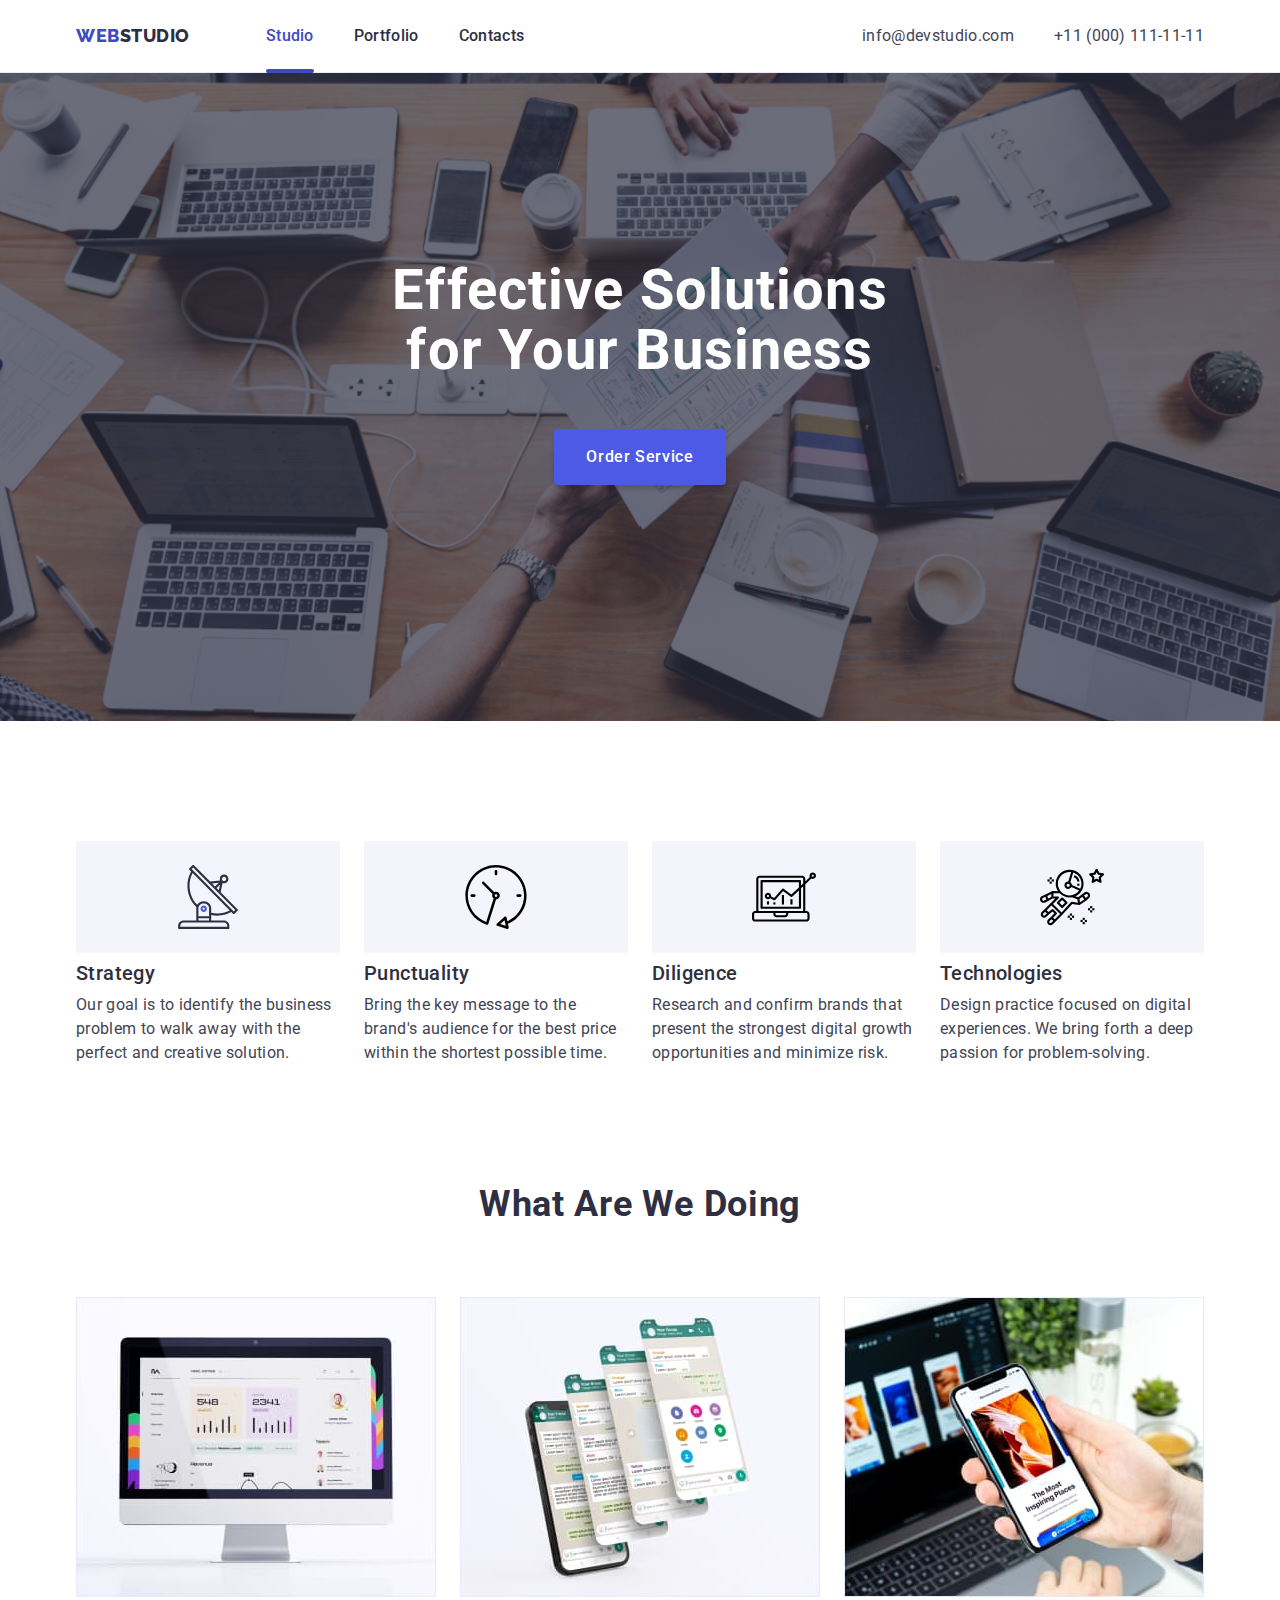
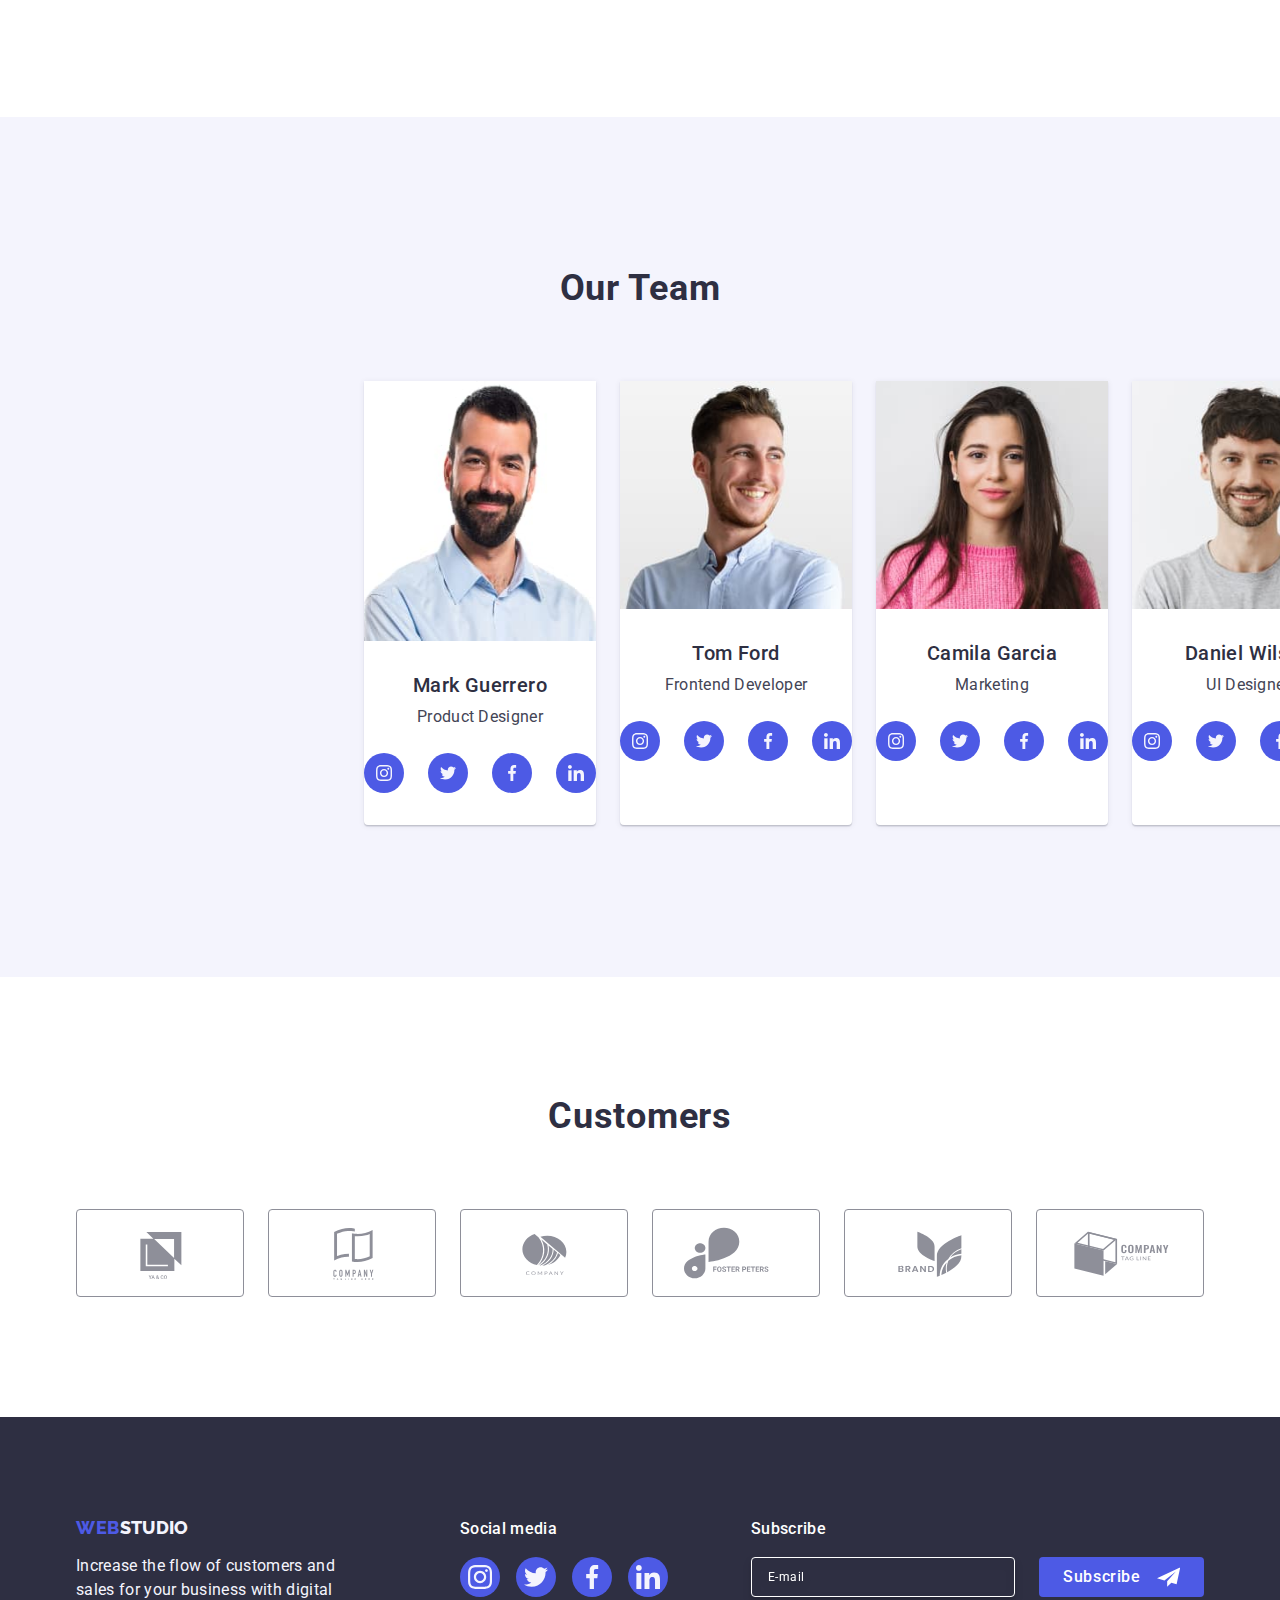
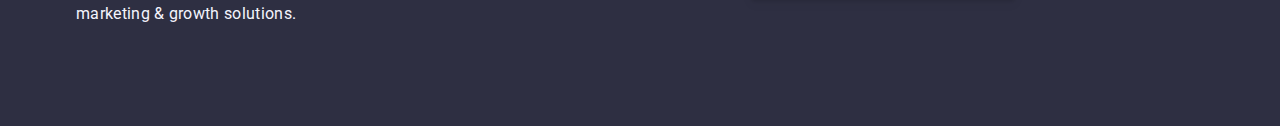
<file: index.html>
<!DOCTYPE html>
<html lang="en">

<head>
  <meta charset="UTF-8" />
  <meta name="viewport" content="width=device-width, initial-scale=1.0" />
  <title>goit-markup-hw</title>
  <link rel="preconnect" href="https://fonts.googleapis.com" />
  <link rel="preconnect" href="https://fonts.gstatic.com" crossorigin />
  <link
    href="https://fonts.googleapis.com/css2?family=Raleway:wght@400;500;700;900&family=Roboto:wght@400;500;700;900&display=swap"
    rel="stylesheet" />

  <link rel="stylesheet"
    href="https://cdnjs.cloudflare.com/ajax/libs/modern-normalize/2.0.0/modern-normalize.min.css" />

  <link rel="stylesheet" href="./css/styles.css" />
  <link rel="stylesheet" href="./css/media.css" />
</head>

<body>
  <!-- Header container -->
  <header class="header">
    <!-- Navigation -->
    <div class="header_container container">
      <nav class="nav_panel">
        <!-- LOGO -->
        <a href="./index.html" class="logo link">Web<span class="loggo link">Studio</span></a>
        <ul class="header_menu_list list">
          <li class="header_menu_item list">
            <a class="header_men_link link current" href="./index.html">Studio</a>
          </li>
          <li class="header_menu_item list">
            <a class="header_men_link link" href="./portfolio.html">Portfolio</a>
          </li>
          <li class="header_menu_item list">
            <a class="header_men_link link" href="">Contacts</a>
          </li>
        </ul>
      </nav>
      <address class="adress_lnk">
        <ul class="header_social_list list">
          <li class="header_social_menu">
            <a class="header_social_link link" href="mailto:info@devstudio.com"
              rel="noopener noreferrer">info@devstudio.com</a>
          </li>
          <li class="header_social_menu">
            <a class="header_social_link link" href="tel:+110001111111" rel="noopener noreferrer">+11 (000)
              111-11-11</a>
          </li>
        </ul>
      </address>
      <button class="burger_menu_icon" data-menu-open>
        <span class="burger_menu_line"></span>
      </button>
    </div>
    <div class="burger_menu_body" data-menu>
      <button class="close_btn" type="button" data-menu-close>
        <svg class="close_btn_icon" width="8" height="8">
          <use href="./images/icons.svg#close"></use>
        </svg>
      </button>
      <nav class="burger_nav">
        <ul class="burger_nav_list list">
          <li class="burger_nav_list_item">
            <a class="burger_nav_link link main_title active-now" href="./index.html">Studio</a>
          </li>
          <li class="burger_nav_list_item">
            <a class="burger_nav_link link main_title" href="./portfolio.html">Portfolio</a>
          </li>
          <li class="burger_nav_list_item">
            <a class="burger_nav_link link main_title" href="">Contacts</a>
          </li>
        </ul>
      </nav>
      <address class="burger_address">
        <ul class="burger_address_list list">
          <li class="burger_address_list_item">
            <a class="burger_address_link accent link" href="tel:+110001111111">+11 (000) 111-11-11</a>
          </li>
          <li class="burger_address_list_item">
            <a class="burger_address_link link" href="mailto:info@devstudio.com">info@devstudio.com</a>
          </li>
        </ul>
        <ul class="burger_socials_list list">
          <li class="burger_socials_item">
            <a href="https://www.instagram.com/" class="burger_socials_link link" aria-label="instagram" target="_blank"
              rel="no-referrer noopener">
              <svg class="burger_socials_icon" width="24" height="24">
                <use href="./images/icons.svg#instagram"></use>
              </svg>
            </a>
          </li>
          <li class="burger_socials_item">
            <a href="https://www.twitter.com/" class="burger_socials_linklink" aria-label="twitter" target="_blank"
              rel="no-referrer noopener">
              <svg class="burger_socials_icon" width="24" height="24">
                <use href="./images/icons.svg#twitter"></use>
              </svg>
            </a>
          </li>
          <li class="burger_socials_item">
            <a href="https://www.facebook.com/" class="burger_socials_link link" aria-label="facebook" target="_blank"
              rel="no-referrer noopener">
              <svg class="burger_socials_icon" width="24" height="24">
                <use href="./images/icons.svg#facebook"></use>
              </svg>
            </a>
          </li>
          <li class="burger_socials_item">
            <a href="https://www.linkedin.com/" class="burger_socials_link link" aria-label="linkedin" target="_blank"
              rel="no-referrer noopener">
              <svg class="burger_socials_icon" width="24" height="24">
                <use href="./images/icons.svg#linkedin"></use>
              </svg>
            </a>
          </li>
        </ul>
      </address>
    </div>
    </div>
  </header>

  <main>
    <section class="hero">
      <div class="container hero_container">
        <h1 class="hero_title">Effective Solutions for Your Business</h1>
        <button type="button" class="hero_btn" data-modal-open>Order Service</button>
      </div>
    </section>
    <!-- Секція 1 -->
    <section class="infomation">
      <div class="container infomation_container">
        <h2 class="visually_hidden">Portfolio</h2>
        <ul class="infomation_list list">
          <li class="infomation_list_item">
            <div class="infomation_two_div">
              <svg class="infomation_two_svg" width="64" height="64">
                <use href="./images/icons.svg#antenna_1"></use>
              </svg>
            </div>
            <h3 class="infomation_list_name">Strategy</h3>
            <p class="infomation_list_text">
              Our goal is to identify the business problem to walk away with
              the perfect and creative solution.
            </p>
          </li>
          <li class="infomation_list_item">
            <div class="infomation_two_div">
              <svg class="infomation_two_svg" width="64" height="64">
                <use href="./images/icons.svg#clock_1"></use>
              </svg>
            </div>
            <h3 class="infomation_list_name">Punctuality</h3>
            <p class="infomation_list_text">
              Bring the key message to the brand's audience for the best price
              within the shortest possible time.
            </p>
          </li>
          <li class="infomation_list_item">
            <div class="infomation_two_div">
              <svg class="infomation_two_svg" width="64" height="64">
                <use href="./images/icons.svg#diagram_1"></use>
              </svg>
            </div>
            <h3 class="infomation_list_name">Diligence</h3>
            <p class="infomation_list_text">
              Research and confirm brands that present the strongest digital
              growth opportunities and minimize risk.
            </p>
          </li>
          <li class="infomation_list_item">
            <div class="infomation_two_div">
              <svg class="infomation_two_svg" width="64" height="64">
                <use href="./images/icons.svg#astronaut_1"></use>
              </svg>
            </div>
            <h3 class="infomation_list_name">Technologies</h3>
            <p class="infomation_list_text">
              Design practice focused on digital experiences. We bring forth a
              deep passion for problem-solving.
            </p>
          </li>
        </ul>
      </div>
    </section>
    <!-- Секція 2 -->
    <section class="doing_section">
      <div class="container doing">
        <h2 class="second_tittle doing_title">What are we doing</h2>
        <ul class="doing_list list">
          <li class="doing_list_item">
            <img src="./images/imd1.jpg" alt="imd1" width="360" />
          </li>
          <li class="doing_list_item">
            <img src="./images/img2.jpg" alt="img2" width="360" />
          </li>
          <li class="doing_list_item">
            <img src="./images/img3.jpg" alt="img3" width="360" />
          </li>
        </ul>
      </div>
    </section>
    <!-- Секція 3 -->
    <section class="our">
      <div class="container our_container">
        <h2 class="our_title">Our Team</h2>
        <ul class="list our_list">
          <li class="our_list_item">
            <img src="./images/Mark_Guerrero.jpg" alt="Mark_Guerrero" width="264" height="260" />
            <div class="our_description">
              <h3 class="our_list_name">Mark Guerrero</h3>
              <p class="our_list_job">Product Designer</p>
              <ul class="network">
                <li class="network_li list">
                  <a href="" class="network_a link"><svg class="network_svg" width="16" height="16">
                      <use href="./images/icons.svg#instagram"></use>
                    </svg></a>
                </li>
                <li class="network_li list">
                  <a href="" class="network_a link"><svg class="network_svg" width="16" height="16">
                      <use href="./images/icons.svg#twitter"></use>
                    </svg></a>
                </li>
                <li class="network_li list">
                  <a href="" class="network_a link"><svg class="network_svg" width="16" height="16">
                      <use href="./images/icons.svg#facebook"></use>
                    </svg></a>
                </li>
                <li class="network_li list">
                  <a href="" class="network_a link"><svg class="network_svg" width="16" height="16">
                      <use href="./images/icons.svg#linkedin"></use>
                    </svg></a>
                </li>
              </ul>
            </div>
          </li>
          <li class="our_list_item">
            <img src="./images/Tom_Ford.jpg" alt="Tom Ford" />
            <div class="our_description">
              <h3 class="our_list_name">Tom Ford</h3>
              <p class="our_list_job">Frontend Developer</p>
              <ul class="network">
                <li class="network_li list">
                  <a href="" class="network_a link"><svg class="network_svg" width="16" height="16">
                      <use href="./images/icons.svg#instagram"></use>
                    </svg></a>
                </li>
                <li class="network_li list">
                  <a href="" class="network_a link"><svg class="network_svg" width="16" height="16">
                      <use href="./images/icons.svg#twitter"></use>
                    </svg></a>
                </li>
                <li class="network_li list">
                  <a href="" class="network_a link"><svg class="network_svg" width="16" height="16">
                      <use href="./images/icons.svg#facebook"></use>
                    </svg></a>
                </li>
                <li class="network_li list">
                  <a href="" class="network_a link"><svg class="network_svg" width="16" height="16">
                      <use href="./images/icons.svg#linkedin"></use>
                    </svg></a>
                </li>
              </ul>
            </div>
          </li>
          <li class="our_list_item">
            <img src="./images/Camila_Garcia.jpg" alt="Camila_Garcia" />
            <div class="our_description">
              <h3 class="our_list_name">Camila Garcia</h3>
              <p class="our_list_job">Marketing</p>
              <ul class="network">
                <li class="network_li list">
                  <a href="" class="network_a link"><svg class="network_svg" width="16" height="16">
                      <use href="./images/icons.svg#instagram"></use>
                    </svg></a>
                </li>
                <li class="network_li list">
                  <a href="" class="network_a link"><svg class="network_svg" width="16" height="16">
                      <use href="./images/icons.svg#twitter"></use>
                    </svg></a>
                </li>
                <li class="network_li list">
                  <a href="" class="network_a link"><svg class="network_svg" width="16" height="16">
                      <use href="./images/icons.svg#facebook"></use>
                    </svg></a>
                </li>
                <li class="network_li list">
                  <a href="" class="network_a link"><svg class="network_svg" width="16" height="16">
                      <use href="./images/icons.svg#linkedin"></use>
                    </svg></a>
                </li>
              </ul>

            </div>
          </li>
          <li class="our_list_item">
            <img src="./images/Daniel_Wilson.jpg" alt="Daniel_Wilson" />
            <div class="our_description">
              <h3 class="our_list_name">Daniel Wilson</h3>
              <p class="our_list_job">UI Designer</p>
              <ul class="network">
                <li class="network_li list">
                  <a href="" class="network_a link"><svg class="network_svg" width="16" height="16">
                      <use href="./images/icons.svg#instagram"></use>
                    </svg></a>
                </li>
                <li class="network_li list">
                  <a href="" class="network_a link"><svg class="network_svg" width="16" height="16">
                      <use href="./images/icons.svg#twitter"></use>
                    </svg></a>
                </li>
                <li class="network_li list">
                  <a href="" class="network_a link"><svg class="network_svg" width="16" height="16">
                      <use href="./images/icons.svg#facebook"></use>
                    </svg></a>
                </li>
                <li class="network_li list">
                  <a href="" class="network_a link"><svg class="network_svg" width="16" height="16">
                      <use href="./images/icons.svg#linkedin"></use>
                    </svg></a>
                </li>
              </ul>
            </div>
        </ul>
      </div>
    </section>
    <section class="customer">
      <div class="container customer_div ">
        <h2 class="customer_title">Customers</h2>
        <ul class="custom_ul list">
          <li class="custom_list">
            <a href="" class="custom_a link"><svg class="custom_svg" width="104" height="56">
                <use href="./images/icons.svg#Customers_1"></use>
              </svg>
            </a>
          </li>
          <li class="custom_list">
            <a href="" class="custom_a link"><svg class="custom_svg" width="104" height="56">
                <use href="./images/icons.svg#Customers_2"></use>
              </svg>
            </a>
          </li>
          <li class="custom_list">
            <a href="" class="custom_a link"><svg class="custom_svg" width="104" height="56">
                <use href="./images/icons.svg#Customers_3"></use>
              </svg>
            </a>
          </li>
          <li class="custom_list">
            <a href="" class="custom_a link"><svg class="custom_svg" width="104" height="56">
                <use href="./images/icons.svg#Customers_4"></use>
              </svg>
            </a>
          </li>
          <li class="custom_list">
            <a href="" class="custom_a link"><svg class="custom_svg" width="104" height="56">
                <use href="./images/icons.svg#Customers_5"></use>
              </svg>
            </a>
          </li>
          <li class="custom_list">
            <a href="" class="custom_a link"><svg class="custom_svg" width="104" height="56">
                <use href="./images/icons.svg#Customers_6"></use>
              </svg>
            </a>
          </li>
        </ul>
      </div>
    </section>
  </main>
  <!-- кінець -->
  <footer class="logos">
    <div class="logos_div container">
      <div class="logos_grap">
        <a href="./index.html" class="logom link">Web<span class="logo_change_link">Studio</span></a>
        <p class="logo_link_text">
          Increase the flow of customers and sales for your business with
          digital marketing & growth solutions.
        </p>
      </div>
      <div class="logos-social-media">
        <p class="logos-social">Social media</p>
        <ul class="logos_ul">
          <li class="logos_li list">
            <a href="" class="logos_a link"><svg class="logos_svg" width="24" height="24">
                <use href="./images/icons.svg#instagram"></use>
              </svg>
            </a>
          </li>
          <li class="logos_li list">
            <a href="" class="logos_a link"><svg class="logos_svg" width="24" height="24">
                <use href="./images/icons.svg#twitter"></use>
              </svg>
            </a>
          </li>
          <li class="logos_li list">
            <a href="" class="logos_a link"><svg class="logos_svg" width="24" height="24">
                <use href="./images/icons.svg#facebook"></use>
              </svg>
            </a>
          </li>
          <li class="logos_li list">
            <a href="" class="logos_a link"><svg class="logos_svg" width="24" height="24">
                <use href="./images/icons.svg#linkedin"></use>
              </svg>
            </a>
          </li>
        </ul>
      </div>
      <div class="subscr">
        <p class="subscr_text">Subscribe</p>
        <form class="subscr_form">
          <label class="subscr_lable" aria-label="email-form">
            <input type="email" name="email" class="subscr_email_form" placeholder="E-mail"></label>
          <button type="submit" class="subscr_button">Subscribe<svg class="subscr_svg" width="24" height="24">
              <use href="./images/icons.svg#Frame"></use>
            </svg></button>

        </form>
      </div>
    </div>
  </footer>
  <div class="is-hidden backdrop" data-modal>
    <div class="modal" data-modal-body>
      <button type="button" class="modal_btn" data-modal-close>
        <svg class="modal_icon" width="8" height="8">
          <use href="./images/icons.svg#close"></use>
        </svg>
      </button>
      <p class="modal_p">Leave your contacts and we will call you back</p>
      <form>
        <div class="form_div">
          <label for="user-name" class="label">Name</label>
          <div class="input_div"> <input class="input" type="text" id="user-name" name="user-name">
            <svg class="icon_modal" width="18" height="24">
              <use href="./images/icons.svg#person"></use>
            </svg>
          </div>

        </div>
        <div class="form_div">
          <label for="phone" class="label">Phone</label>
          <div class="input_div"> <input class="input" type="tel" id="phone" name="user-phone">
            <svg class="icon_modal" width="18" height="24">
              <use href="./images/icons.svg#phone"></use>
            </svg>
          </div>

        </div>
        <div class="form_div">
          <label for="email" class="label">Email</label>
          <div class="input_div"> <input class="input" type="email" id="email" name="user-email">
            <svg class="icon_modal" width="18" height="24">
              <use href="./images/icons.svg#email"></use>
            </svg>
          </div>

        </div>
        <div class="div_comment">
          <label for="user-comment" class="label">Comment</label>
          <textarea class="tarea" id="user-comment" placeholder="Text input" name="user-comment"></textarea>

        </div>
        <div class="input_box">
          <input type="checkbox" name="user-privacy" id="user-privacy" value="true" class="box visually-hidden">

          <label class="label_check" for="user-privacy">
            <span class="checkbox_span"> <svg class="icon_check" width="10" height="8">
                <use href="./images/icons.svg#Checkbox"></use>
              </svg></span> I accept the terms and conditions of the
            <a class="privacy" href="">Privacy Policy</a></label>
        </div>
        <button type="submit" class="form_button">Send</button>
      </form>

    </div>
  </div>


  <script src="./js/mobile-menu.js"></script>
  <script src="./js/modal.js"></script>
</body>

</html>
</file>
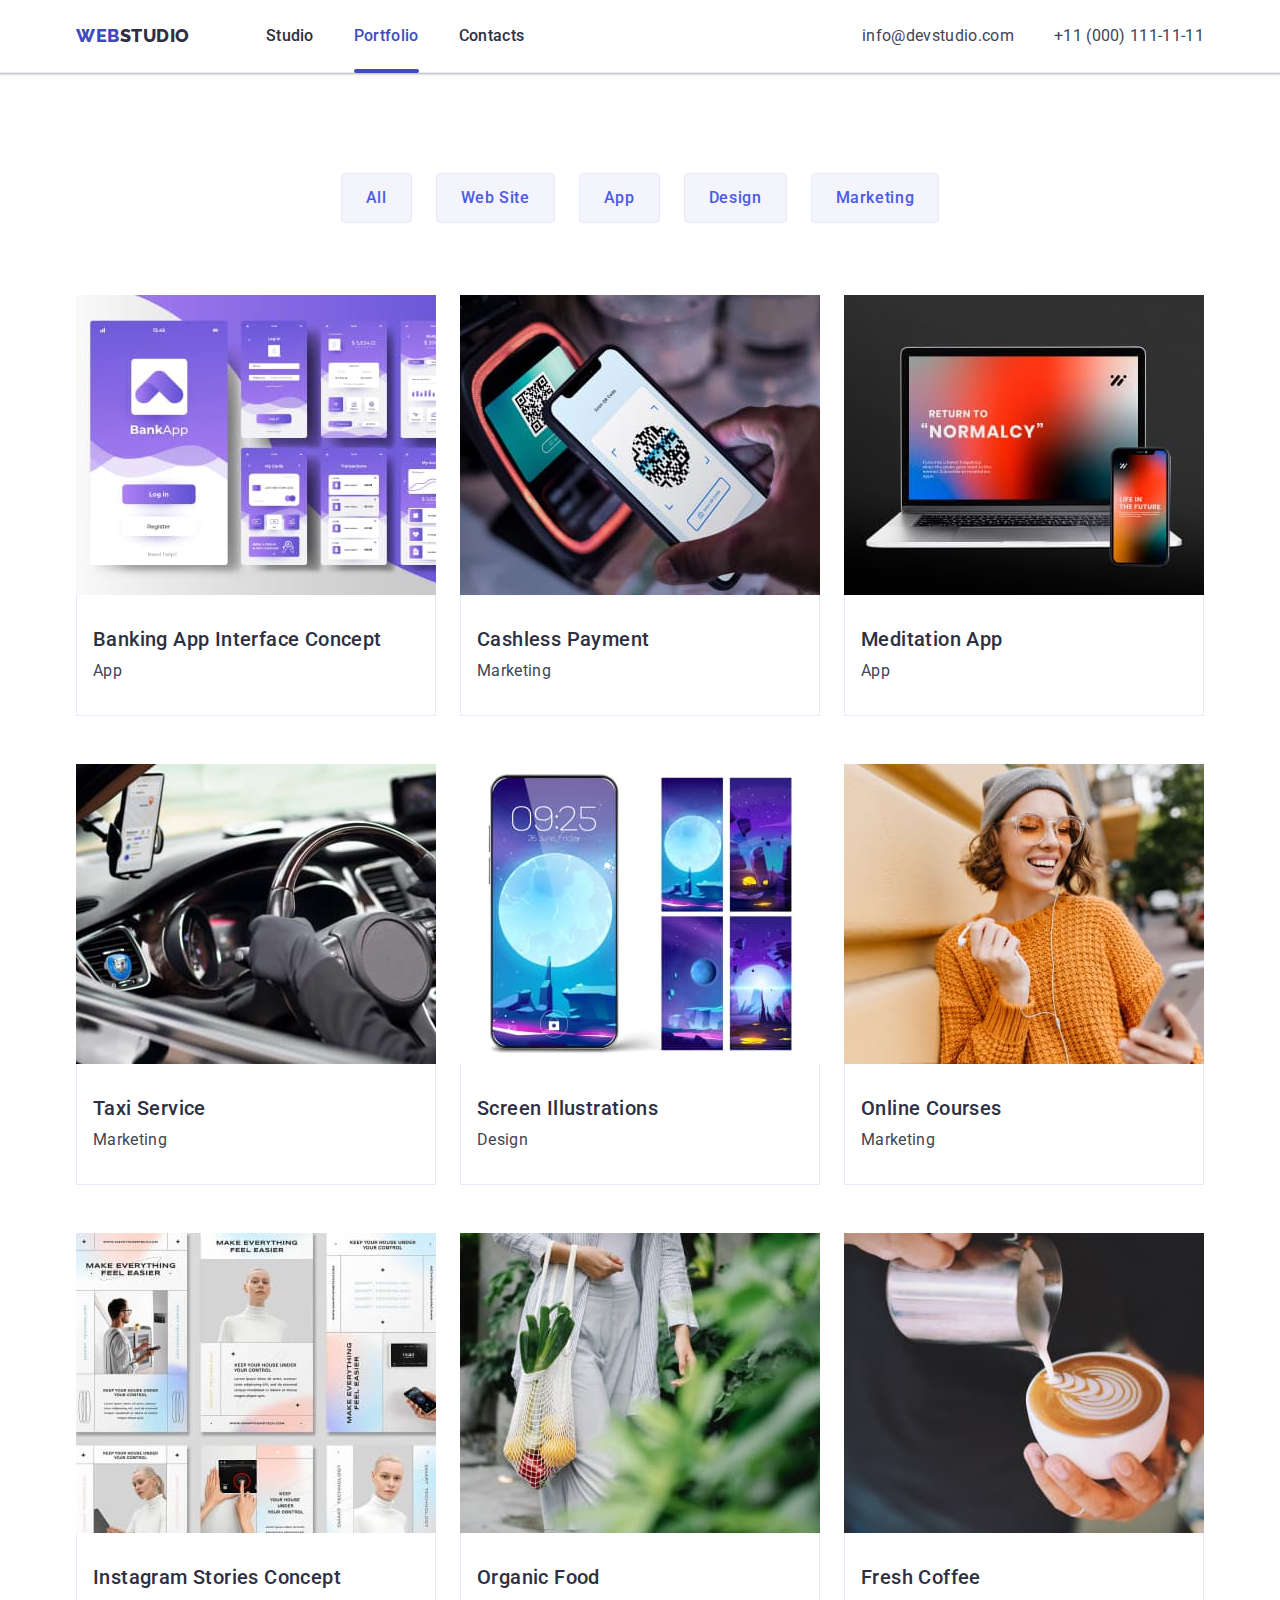
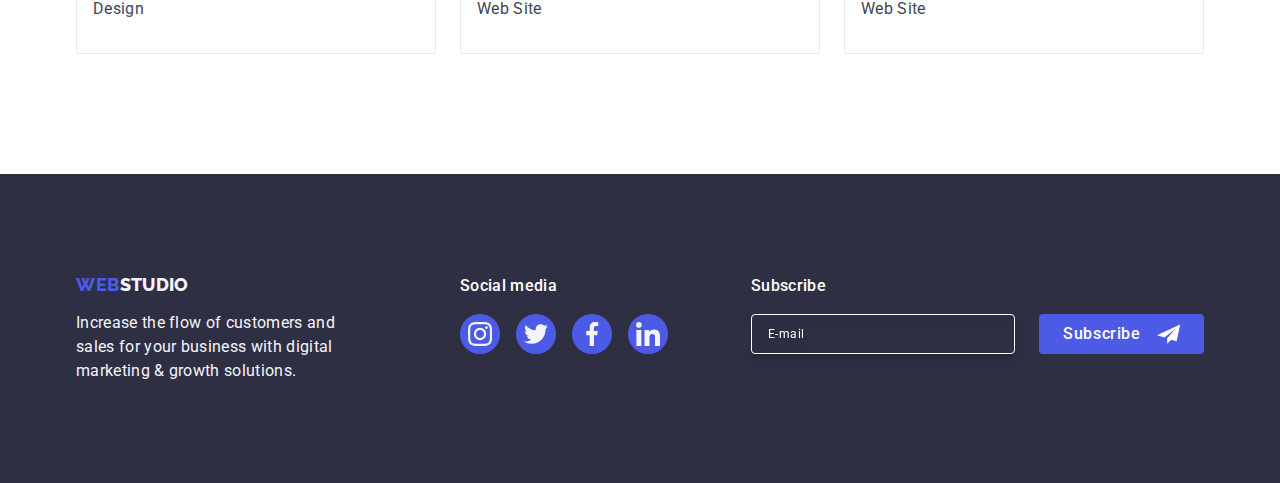
<file: portfolio.html>
<!DOCTYPE html>
<html lang="en">

<head>
  <meta charset="UTF-8" />
  <meta name="viewport" content="width=device-width, initial-scale=1.0" />
  <link rel="preconnect" href="https://fonts.googleapis.com" />
  <link rel="preconnect" href="https://fonts.gstatic.com" crossorigin />
  <link
    href="https://fonts.googleapis.com/css2?family=Raleway:wght@400;500;700;900&family=Roboto:wght@400;500;700;900&display=swap"
    rel="stylesheet" />

  <link rel="stylesheet"
    href="https://cdnjs.cloudflare.com/ajax/libs/modern-normalize/2.0.0/modern-normalize.min.css" />
  <title>goit-markup-hw</title>
  <link rel="stylesheet" href="./css/styles.css" />
  <link rel="stylesheet" href="./css/media.css" />
</head>

<body>
  <!-- Header container -->
  <header class="header">
    <!-- Navigation -->
    <div class="header_container container">
      <nav class="nav_panel">
        <!-- LOGO -->
        <a href="./index.html" class="logo link">Web<span class="loggo link">Studio</span></a>
        <ul class="header_menu_list list">
          <li class="header_menu_item list">
            <a class="header_men_link link" href="./index.html">Studio</a>
          </li>
          <li class="header_menu_item list">
            <a class="header_men_link link current" href="./portfolio.html">Portfolio</a>
          </li>
          <li class="header_menu_item list">
            <a class="header_men_link link" href="">Contacts</a>
          </li>
        </ul>
      </nav>
      <address class="adress_lnk">
        <ul class="header_social_list list">
          <li class="header_social_menu">
            <a class="header_social_link link" href="mailto:info@devstudio.com"
              rel="noopener noreferrer">info@devstudio.com</a>
          </li>
          <li class="header_social_menu">
            <a class="header_social_link link" href="tel:+110001111111" rel="noopener noreferrer">+11 (000)
              111-11-11</a>
          </li>
        </ul>
      </address><button class="burger_menu_icon" data-menu-open>
        <span class="burger_menu_line"></span>
      </button>
    </div>
    <div class="burger_menu_body" data-menu>
      <button class="close_btn" type="button" data-menu-close>
        <svg class="close_btn_icon" width="8" height="8">
          <use href="./images/icons.svg#close"></use>
        </svg>
      </button>
      <nav class="burger_nav">
        <ul class="burger_nav_list list">
          <li class="burger_nav_list_item">
            <a class="burger_nav_link link main_title active-now" href="./index.html">Studio</a>
          </li>
          <li class="burger_nav_list_item">
            <a class="burger_nav_link link main_title" href="./portfolio.html">Portfolio</a>
          </li>
          <li class="burger_nav_list_item">
            <a class="burger_nav_link link main_title" href="">Contacts</a>
          </li>
        </ul>
      </nav>
      <address class="burger_address">
        <ul class="burger_address_list list">
          <li class="burger_address_list_item">
            <a class="burger_address_link accent link" href="tel:+110001111111">+11 (000) 111-11-11</a>
          </li>
          <li class="burger_address_list_item">
            <a class="burger_address_link link" href="mailto:info@devstudio.com">info@devstudio.com</a>
          </li>
        </ul>
        <ul class="burger_socials_list list">
          <li class="burger_socials_item">
            <a href="https://www.instagram.com/" class="burger_socials_link link" aria-label="instagram" target="_blank"
              rel="no-referrer noopener">
              <svg class="burger_socials_icon" width="24" height="24">
                <use href="./images/icons.svg#instagram"></use>
              </svg>
            </a>
          </li>
          <li class="burger_socials_item">
            <a href="https://www.twitter.com/" class="burger_socials_linklink" aria-label="twitter" target="_blank"
              rel="no-referrer noopener">
              <svg class="burger_socials_icon" width="24" height="24">
                <use href="./images/icons.svg#twitter"></use>
              </svg>
            </a>
          </li>
          <li class="burger_socials_item">
            <a href="https://www.facebook.com/" class="burger_socials_link link" aria-label="facebook" target="_blank"
              rel="no-referrer noopener">
              <svg class="burger_socials_icon" width="24" height="24">
                <use href="./images/icons.svg#facebook"></use>
              </svg>
            </a>
          </li>
          <li class="burger_socials_item">
            <a href="https://www.linkedin.com/" class="burger_socials_link link" aria-label="linkedin" target="_blank"
              rel="no-referrer noopener">
              <svg class="burger_socials_icon" width="24" height="24">
                <use href="./images/icons.svg#linkedin"></use>
              </svg>
            </a>
          </li>
        </ul>
      </address>
    </div>
  </header>
  <main>
    <section class="main_menu">
      <div class="container ">
        <h1 class="visually_hidden">Menu</h1>
        <ul class="menu_list list">
          <li class="button_item">
            <button type="button" class="buttonse">All</button>
          </li>
          <li>
            <button type="button" class="buttonse">Web Site</button>
          </li>
          <li>
            <button type="button" class="buttonse">App</button>
          </li>
          <li>
            <button type="button" class="buttonse">Design</button>
          </li>
          <li>
            <button type="button" class="buttonse">Marketing</button>
          </li>
        </ul>

        <ul class="porto list">
          <!-- Row 1  -->

          <li class="porto_item">
            <a href="" class="link linkes">
              <div class="porto_image"><img src="./images/Banking_App_Interface_Concept.jpg"
                  alt="Banking App Interface Concept" width="360" height="300" />
                <p class="porto-box-overlay">
                  14 Stylish and User-Friendly App Design Concepts · Task
                  Manager App · Calorie Tracker App · Exotic Fruit Ecommerce
                  App · Cloud Storage App
                </p>
              </div>
              <div class="div-text">
                <h2 class="porto_item_tittle">
                  Banking App Interface Concept
                </h2>
                <p class="porto_item_text">App</p>
              </div>
            </a>
          </li>
          <li class="porto_item">
            <a href="" class="link linkes">
              <div class="porto_image"><img src="./images/Cashless_Payment.jpg" alt="Cashless Payment" width="360"
                  height="300" />
                <p class="porto-box-overlay">
                  14 Stylish and User-Friendly App Design Concepts · Task
                  Manager App · Calorie Tracker App · Exotic Fruit Ecommerce
                  App · Cloud Storage App
                </p>
              </div>
              <div class="div-text">
                <h2 class="porto_item_tittle">Cashless Payment</h2>
                <p class="porto_item_text">Marketing</p>
              </div>
            </a>
          </li>
          <li class="porto_item">
            <a href="" class="link linkes">
              <div class="porto_image"> <img src="./images/Meditation_App.jpg" alt="Meditation App" width="360"
                  height="300" />
                <p class="porto-box-overlay">
                  14 Stylish and User-Friendly App Design Concepts · Task
                  Manager App · Calorie Tracker App · Exotic Fruit Ecommerce
                  App · Cloud Storage App
                </p>
              </div>
              <div class="div-text">
                <h2 class="porto_item_tittle">Meditation App</h2>
                <p class="porto_item_text">App</p>
              </div>
            </a>
          </li>

          <!-- Row 2  -->

          <li class="porto_item">
            <a href="" class="link linkes">
              <div class="porto_image"><img src="./images/Taxi_Service.jpg" alt="Taxi Service" width="360"
                  height="300" />
                <p class="porto-box-overlay">
                  14 Stylish and User-Friendly App Design Concepts · Task
                  Manager App · Calorie Tracker App · Exotic Fruit Ecommerce
                  App · Cloud Storage App
                </p>
              </div>
              <div class="div-text">
                <h2 class="porto_item_tittle">Taxi Service</h2>
                <p class="porto_item_text">Marketing</p>
              </div>
            </a>
          </li>
          <li class="porto_item">
            <a href="" class="link linkes">
              <div class="porto_image"><img src="./images/Screen_Illustrations.jpg" alt="Screen Illustrations"
                  width="360" height="300" />
                <p class="porto-box-overlay">
                  14 Stylish and User-Friendly App Design Concepts · Task
                  Manager App · Calorie Tracker App · Exotic Fruit Ecommerce
                  App · Cloud Storage App
                </p>
              </div>
              <div class="div-text">
                <h2 class="porto_item_tittle">Screen Illustrations</h2>
                <p class="porto_item_text">Design</p>
              </div>
            </a>
          </li>
          <li class="porto_item">
            <a href="" class="link linkes">
              <div class="porto_image"><img src="./images/Online_Courses.jpg" alt="Online Courses" width="360"
                  height="300" />
                <p class="porto-box-overlay">
                  14 Stylish and User-Friendly App Design Concepts · Task
                  Manager App · Calorie Tracker App · Exotic Fruit Ecommerce
                  App · Cloud Storage App
                </p>
              </div>
              <div class="div-text">
                <h2 class="porto_item_tittle">Online Courses</h2>
                <p class="porto_item_text">Marketing</p>
              </div>
            </a>
          </li>

          <!-- Row 3  -->

          <li class="porto_item">
            <a href="" class="linkes link">
              <div class="porto_image"><img src="./images/Instagram_Stories_Concept.jpg" alt="Instagram Stories Concept"
                  width="360" height="300" />
                <p class="porto-box-overlay">
                  14 Stylish and User-Friendly App Design Concepts · Task
                  Manager App · Calorie Tracker App · Exotic Fruit Ecommerce
                  App · Cloud Storage App
                </p>
              </div>
              <div class="div-text">
                <h2 class="porto_item_tittle">Instagram Stories Concept</h2>
                <p class="porto_item_text">Design</p>
              </div>
            </a>
          </li>
          <li class="porto_item">
            <a href="" class="linkes link">
              <div class="porto_image"><img src="./images/Organic_Food.jpg" alt="Organic Food" width="360"
                  height="300" />
                <p class="porto-box-overlay">
                  14 Stylish and User-Friendly App Design Concepts · Task
                  Manager App · Calorie Tracker App · Exotic Fruit Ecommerce
                  App · Cloud Storage App
                </p>
              </div>
              <div class="div-text">
                <h2 class="porto_item_tittle">Organic Food</h2>
                <p class="porto_item_text">Web Site</p>
              </div>
            </a>
          </li>
          <li class="porto_item">
            <a href="" class="linkes link">
              <div class="porto_image"><img src="./images/Fresh_Coffee.jpg" alt="Fresh Coffee" width="360"
                  height="300" />
                <p class="porto-box-overlay">
                  14 Stylish and User-Friendly App Design Concepts · Task
                  Manager App · Calorie Tracker App · Exotic Fruit Ecommerce
                  App · Cloud Storage App
                </p>
              </div>
              <div class="div-text">
                <h2 class="porto_item_tittle">Fresh Coffee</h2>
                <p class="porto_item_text">Web Site</p>
              </div>
            </a>
          </li>
        </ul>
      </div>
    </section>
  </main>
  <!-- кінець -->
  <footer class="logos">
    <div class="logos_div container">
      <div class="logos_grap">
        <a href="./index.html" class="logom link">Web<span class="logo_change_link">Studio</span></a>
        <p class="logo_link_text">
          Increase the flow of customers and sales for your business with
          digital marketing & growth solutions.
        </p>
      </div>
      <div class="logos-social-media">
        <p class="logos-social">Social media</p>
        <ul class="logos_ul">
          <li class="logos_li list">
            <a href="" class="logos_a link"><svg class="logos_svg" width="24" height="24">
                <use href="./images/icons.svg#instagram"></use>
              </svg>
            </a>
          </li>
          <li class="logos_li list">
            <a href="" class="logos_a link"><svg class="logos_svg" width="24" height="24">
                <use href="./images/icons.svg#twitter"></use>
              </svg>
            </a>
          </li>
          <li class="logos_li list">
            <a href="" class="logos_a link"><svg class="logos_svg" width="24" height="24">
                <use href="./images/icons.svg#facebook"></use>
              </svg>
            </a>
          </li>
          <li class="logos_li list">
            <a href="" class="logos_a link"><svg class="logos_svg" width="24" height="24">
                <use href="./images/icons.svg#linkedin"></use>
              </svg>
            </a>
          </li>
        </ul>
      </div>
      <div class="subscr">
        <p class="subscr_text">Subscribe</p>
        <form class="subscr_form">
          <label class="subscr_lable" aria-label="email-form">
            <input type="email" name="email" class="subscr_email_form" placeholder="E-mail"></label>
          <button type="submit" class="subscr_button">Subscribe<svg class="subscr_svg" width="24" height="24">
              <use href="./images/icons.svg#Frame"></use>
            </svg></button>

        </form>
      </div>
    </div>
  </footer>
  <script src="./js/mobile-menu.js"></script>
  <script src="./js/modal.js"></script>
</body>

</html>
</file>
<file: css/styles.css>
/* Інструменти */
body {
  font-family: "Roboto", sans-serif;
  color: #434455;
  background-color: #ffffff;
}

p,
h1,
h2,
h3,
h4,
h5,
h6 {
  margin-top: 0;
  margin-bottom: 0;
}

ul,
ol {
  margin-top: 0;
  margin-bottom: 0;
  padding-left: 0;
}

img {
  display: block;
  max-width: 100%;
}

.visually_hidden {
  position: absolute;
  width: 1px;
  height: 1px;
  margin: -1px;
  border: 0;
  padding: 0;
  white-space: nowrap;
  clip-path: inset(100%);
  clip: rect(0 0 0 0);
  overflow: hidden;
}

link {
  padding: 32px 16px;
  border: 1px solid #e7e9fc;
  border-top: none;
  padding: 24px 0;
  text-decoration: none;
}

/* Color */
:root {
  --PrimaryBrand: #4d5ae5;
  --Pressedstate: #404bbf;
  --Dark: #2e2f42;
  --Success: #31d0aa;
  --Text: #434455;
  --SubtleText: #8e8f99;
  --Accent: #e7e9fc;
  --Light: #f4f4fd;
  --White: #ffffff;
  --Modalbackground: #fcfcfc;
}

/* Початок та кінець */
/* Лого верхній */
.logo {
  font-family: "Raleway", sans-serif;
  font-size: 18px;
  line-height: 1.17;
  color: #404bbf;
  font-weight: 800;
  letter-spacing: 0.03em;
  text-decoration: none;
  text-transform: uppercase;
  display: flex;
  align-items: center;
  margin-right: 76px;
}

.loggo {
  color: var(--Dark);
  font-size: 18px;
  font-family: "Raleway", sans-serif;
  font-weight: 800;
  line-height: 1.17;
  letter-spacing: 0.03em;
  text-transform: uppercase;
}

/* Хедер */
.header {
  border-bottom: 1px solid #e7e9fc;
  box-shadow: 0px 2px 1px rgba(46, 47, 66, 0.08),
    0px 1px 1px rgba(46, 47, 66, 0.16), 0px 1px 6px rgba(46, 47, 66, 0.08);

}

.header_container {
  display: flex;
  align-items: center;
  flex-grow: 1;


}

.nav_panel {
  display: flex;
  align-items: center;
  color: #404bbf;
}

.current {
  position: relative;
  color: #404bbf;
}

.current::after {
  content: "";
  position: absolute;
  left: 0;
  bottom: -1px;
  height: 4px;
  width: 100%;
  background-color: #404bbf;
  border-radius: 2px;
}

.header_men_link.current {
  color: #404bbf;
}

.header_menu_list {
  display: flex;
  gap: 40px;
}

.link {
  text-decoration: none;
}

.header_menu {
  color: var(--Dark);
  font-size: 16px;
  font-weight: 500;
  line-height: 1.5;
  letter-spacing: 0.02em;
}

.header_menu_item {
  color: #404bbf;
}

.header-men-link.current {
  color: #404bbf;
}

.header-adress {
  font-style: normal;
}

.list {
  list-style: none;
}

.header_men_link:focus,
.header_men_link:hover {
  color: #404bbf;
}

.header_men_link {
  color: var(--Dark);
  text-decoration: none;
  font-size: 16px;
  font-family: inherit;
  font-weight: 500;
  line-height: 1.5;
  letter-spacing: 0.02em;
  padding: 24px 0;
  display: block;
  position: relative;
  transition: color 250ms cubic-bezier(0.4, 0, 0.2, 1);

}

.header_social_link {
  color: var(--Text);
  font-size: 16px;
  line-height: 1.5;
  letter-spacing: 0.02em;
  padding: 24px 0;
  transition: color 250ms cubic-bezier(0.4, 0, 0.2, 1);
}

.header_social_link:hover,
.header_social_link:focus {
  color: var(--Pressedstate);
}

.adress_lnk {
  font-style: normal;
  margin-left: auto;
}

.header_social_list {
  display: flex;
  gap: 40px;
}

.header_social_menu {
  list-style-type: none;
}

/* Футер */
.container {
  width: 100%;
  max-width: 1158px;
  padding-left: 15px;
  padding-right: 15px;
  margin: 0 auto;

}

.logos {
  background-color: #2e2f42;
  flex-shrink: 0;
  padding-top: 100px;
  padding-bottom: 100px;
}

.logo_link_text {
  line-height: 1.5;
  letter-spacing: 0.02em;
  max-width: 264px;
  color: var(--Light);
}

/* Лого нижній */
.logom {
  font-family: "Raleway", sans-serif;
  font-size: 18px;
  line-height: 1.17;
  color: var(--PrimaryBrand);
  letter-spacing: 0.03em;
  text-transform: uppercase;
  font-weight: 800;
  margin-right: 76px;
  margin-bottom: 16px;
  display: inline-block;
}

.logo_change_link {
  max-width: 264px;
  line-height: 1.17;
  letter-spacing: 0.02em;
  color: var(--Light);
}

/* Кнопки */
.button {
  color: var(--Modaloverlay);
}

/* Кнопка для Індекс */
.hero_btn {
  margin: 0 auto 48px;
  display: block;
  font-family: "Roboto", sans-serif;
  color: var(--White);
  font-size: 16px;
  font-weight: 500;
  line-height: 1.5;
  letter-spacing: 0.64px;
  background: var(--PrimaryBrand);
  cursor: pointer;
  border-radius: 4px;
  box-shadow: 0px 4px 4px 0px rgba(0, 0, 0, 0.15);
  padding: 16px 32px;
  min-width: 169px;
  min-height: 56px;
  border: none;
  transition: background-color 250ms cubic-bezier(0.4, 0, 0.2, 1);
}

.hero-btn:hover,
.hero-btn:focus {
  background-color: var(--Pressedstate);
}

/* Кнопка для Портфоліо */
.buttonse {
  padding-top: 12px;
  border-radius: 4px;
  padding-bottom: 12px;
  padding-left: 24px;
  padding-right: 24px;
  font-family: "Roboto", sans-serif;
  cursor: pointer;
  color: var(--PrimaryBrand);
  text-align: center;
  font-size: 16px;
  font-weight: 500;
  line-height: 1.5;
  letter-spacing: 0.64px;
  background: var(--Light);
  border: 1px solid #e7e9fc;
  transition: color 250ms cubic-bezier(0.4, 0, 0.2, 1), background-color 250ms cubic-bezier(0.4, 0, 0.2, 1), border-color 250ms cubic-bezier(0.4, 0, 0.2, 1), box-shadow 250ms cubic-bezier(0.4, 0, 0.2, 1);
}

.buttonse:hover,
.buttonse:focus {
  background-color: #404bbf;
  color: #ffffff;
  border: 1px solid transparent;
  box-shadow: 0px 3px 1px rgba(0, 0, 0, 0.1), 0px 2px 1px rgba(0, 0, 0, 0.08),
    0px 2px 2px rgba(0, 0, 0, 0.12);
}

.button_item {
  display: inline-flex;
  align-items: flex-start;
  gap: 24px;
  transition: color 250ms cubic-bezier(0.4, 0, 0.2, 1), background-color 250ms cubic-bezier(0.4, 0, 0.2, 1), border-color 250ms cubic-bezier(0.4, 0, 0.2, 1), box-shadow 250ms cubic-bezier(0.4, 0, 0.2, 1)
}

/* кнопка з фодера */

.subscr_button {
  min-width: 165px;
  font-weight: 500;
  line-height: 1.5;
  letter-spacing: 0.04em;
  cursor: pointer;

  width: 165px;
  height: 40px;
  color: #fff;
  fill: #fff;
  border-radius: 4px;
  background-color: #4d5ae5;
  border: none;
  display: flex;
  padding: 8px 24px;
  justify-content: center;
  align-items: center;
}

.subscr_button:hover,
.subscr_button:focus {
  border-radius: 4px;
  background: #404bbf;
  transition: 250ms cubic-bezier(0.4, 0, 0.2, 1);
  box-shadow: 0px 4px 4px 0px rgba(0, 0, 0, 0.15);
}

.form_button {
  transition: background-color 250ms cubic-bezier(0.4, 0, 0.2, 1);
  min-width: 169px;
  cursor: pointer;
  display: block;
  margin: 0 auto;
  margin-top: 24px;
  align-self: center;
  color: #fff;
  text-align: center;
  font-size: 16px;
  font-style: normal;
  font-weight: 500;
  line-height: 1.5;
  letter-spacing: 0.04em;
  border-radius: 4px;
  background: var(--PrimaryBrand);
  box-shadow: 0px 4px 4px 0px rgba(0, 0, 0, 0.15);
  padding: 16px 32px;
  width: 105px;
  border: none;
}

.form_button:hover,
.form_button:focus {
  transition-timing-function: cubic-bezier(0.4, 0, 0.2, 1);
  transition-duration: 250ms;
  background-color: #404bbf;
}

/* Основна секція */
.hero {
  background-image: linear-gradient(rgba(46, 47, 66, 0.7), rgba(46, 47, 66, 0.7)), url(../images/people_office.jpg);
  margin: 0 auto;
  max-width: 1440px;
  background-repeat: no-repeat;
  background-size: cover;
  padding-top: 188px;
  padding-bottom: 188px;
  background-position: center;
}

.hero_container {
  display: block;
  margin: 0 auto 48px;
}

.hero_title {
  max-width: 496px;
  color: var(--White);
  font-size: 56px;
  font-weight: 700;
  line-height: 1.07;
  letter-spacing: 1.12px;
  text-align: center;
  margin: 0 auto 48px;

}

/* Секція 1 */
.infomation {
  padding: 120px 0 120px;
}

.infomation_container {
  font-style: normal;
}

.infomation_list {
  display: flex;
  gap: 24px;
}

.infomation_list_item {
  width: calc((100% - 24px * 3) / 4);
}

.infomation_two_div {
  display: flex;
  align-items: center;
  justify-content: center;
  background-color: #f4f4fd;
  width: 264px;
  height: 112px;
  border-radius: 4px;
  margin-bottom: 8px;
}

.infomation_two_svg {
  width: 64px;
  height: 64px;
  display: flex;
  align-items: center;
  justify-content: center;
}

.infomation_list_name {
  color: #2e2f42;
  font-size: 20px;
  font-weight: 500;

  line-height: 1.2;
  letter-spacing: 0.02em;
  margin-bottom: 8px;
}

.infomation_list_text {
  font-size: 16px;

  font-weight: 400;
  line-height: 1.5;
  color: #434455;
  letter-spacing: 0.02em;
}

/* Секція 2 */
.doing_section {
  padding-top: 0px;
  padding-bottom: 120px;
}

.doing {
  background-color: #ffffff;
  font-weight: 700;
  text-transform: capitalize;
  letter-spacing: 0.02em;
  flex-basis: calc((100% - 72px) / 4);
}

.second_tittle {
  margin-bottom: 72px;
}

.doing_title {
  color: var(--Dark);
  font-size: 36px;
  font-weight: 00;
  line-height: 1.11;
  letter-spacing: 0.72px;
  text-transform: capitalize;
  text-align: center;
  letter-spacing: 0.02em;
  margin: 0 auto 72px;
}

.doing_list {
  display: flex;
  gap: 24px;
}

.doing_list_item {
  width: calc((100% - 48px) / 3);
}

/* Секція 3 */
.our {
  background-color: var(--Light);
  padding-top: 120px;
  padding-bottom: 120px;
}

.our_container {
  padding-top: 32px;
  padding-bottom: 32px;
}

.our_title {
  margin-bottom: 72px;
  font-size: 36px;
  font-weight: 700;
  line-height: 1.11;
  text-align: center;
  letter-spacing: 0.02em;
  text-transform: capitalize;
  color: #2e2f42;
}

.our_list {
  display: flex;
  gap: 24px;
}

.our_list_item {
  background-color: #ffffff;
  width: calc((100% - 72px) / 4);
  border-radius: 0px 0px 4px 4px;
  box-shadow: 0px 1px 6px rgba(46, 47, 66, 0.08),
    0px 1px 1px rgba(46, 47, 66, 0.16), 0px 2px 1px rgba(46, 47, 66, 0.08);
}

.our_description {
  padding: 32px 0;
  line-height: 1.2;
  letter-spacing: 0.02em;
  text-align: center;
}

.our_list_name {
  color: #2e2f42;
  font-size: 20px;
  font-weight: 500;
  line-height: 1.2;
  letter-spacing: 0.02em;
  text-align: center;
  margin-bottom: 8px;
}

.our_list_job {
  color: #434455;
  margin-bottom: 24px;
  font-size: 16px;
  line-height: 1.5;
  letter-spacing: 0.02em;
  text-align: center;
}

/* Портфоліо */
/* Основна секція */
.main_menu {
  padding: 96px 0 120px 0;

}


.menu_list {
  display: flex;
  justify-content: center;
  gap: 24px;
  margin-bottom: 72px;
}

/* Row 1 2 3 */

.porto {
  display: flex;
  flex-wrap: wrap;
  column-gap: 24px;
  row-gap: 48px;

}

.porto_item {
  text-decoration: none;
  gap: 24px;
  flex-basis: calc((100% - 48px) / 3);
}

.linkes {
  display: block;
  transition: box-shadow 250ms cubic-bezier(0.4, 0, 0.2, 1);
}

.div-text {
  border: 1px solid #e7e9fc;
  border-top: none;
  padding: 32px 16px;
}

.porto_image {
  position: relative;
  overflow: hidden;
}

.porto_item_tittle {
  color: var(--Dark);
  font-family: "Roboto";
  font-size: 20px;
  font-weight: 500;
  font-style: normal;
  letter-spacing: 0.4px;
  margin-bottom: 8px;
  line-height: 24px;
}

.porto_item_text {
  color: var(--Text);
  font-family: "Roboto";
  font-size: 16px;
  font-weight: 400;
  font-style: normal;
  letter-spacing: 0.32px;
  line-height: 24px;
}

.porto-box-overlay {
  position: absolute;
  top: 0;
  left: 0;
  font-size: 16px;
  line-height: 1.5;
  letter-spacing: 0.02em;
  color: #f4f4fd;
  padding: 40px 32px;
  background-color: #4d5ae5;
  height: 100%;
  width: 100%;
  transform: translateY(100%);
  transition: transform 250ms cubic-bezier(0.4, 0, 0.2, 1);
}

.linkes:hover .porto-box-overlay {
  transform: translateY(0%);
}

.linkes:focus .porto-box-overlay {
  transform: translateY(0%);
}




.linkes:focus,
.linkes:hover {
  box-shadow: 0px 1px 6px rgba(46, 47, 66, 0.08),
    0px 1px 1px rgba(46, 47, 66, 0.16),
    0px 2px 1px rgba(46, 47, 66, 0.08);
}



/* Гостьова */

.customer {
  padding-top: 120px;
  padding-bottom: 120px;
}

.customer_div {}

.customer_title {
  margin-bottom: 72px;
  color: #2e2f42;
  margin-left: auto;
  margin-right: auto;
  text-align: center;
  font-size: 36px;
  font-style: normal;
  font-weight: 700;
  line-height: 1.11;
  letter-spacing: 0.72px;
}

.custom_ul {
  display: flex;
  gap: 24px;

}

.custom_list {
  height: 88px;
  width: calc((100% - 120px) / 6);

}

.custom_a {
  color: #8e8f99;
  width: 100%;
  height: 100%;
  border: 1px solid #8e8f99;
  border-radius: 4px;
  display: flex;
  align-items: center;
  justify-content: center;
  transition: border-color 250ms cubic-bezier(0.4, 0, 0.2, 1),
    color 250ms cubic-bezier(0.4, 0, 0.2, 1);

}

.custom_svg {
  fill: currentColor;

}

.custom_a:hover,
.custom_a:focus {
  color: #404bbf;
  border-color: #404bbf;
}

/* Мережа */
/* В тексті */
.network {
  display: flex;
  justify-content: center;
  gap: 24px;
}

.network_li {
  width: 40px;
  height: 40px;
}

.network_a {
  display: flex;
  width: 100%;
  height: 100%;
  background-color: #4d5ae5;
  fill: #f4f4fd;
  border-radius: 50%;
  align-items: center;
  justify-content: center;
  transition: background-color 250ms cubic-bezier(0.4, 0, 0.2, 1);
}

.network_svg {
  width: 16px;
  height: 16px;
  fill: #f4f4fd
}

.network_a:hover,
.network_a:focus {
  background-color: #404bbf;
}

/* В фудері */
.logos_div {
  display: flex;
  align-items: baseline;

}

.logos_grap {
  margin-right: 120px;
}

.logos-social-media {}

.logos-social {
  margin-bottom: 16px;
  color: #FFFFFF;
  font-size: 16px;
  font-style: normal;
  font-weight: 500;
  line-height: 1.5;
  letter-spacing: 0.02em;
}

.logos_ul {
  display: flex;
  gap: 16px;
  margin: 0;
}

.logos_li {
  width: 40px;
  height: 40px;
}

.logos_a {
  display: flex;
  width: 100%;
  height: 100%;
  background-color: #4D5AE5;
  border-radius: 50%;
  align-items: center;
  justify-content: center;
  transition: background-color 250ms cubic-bezier(0.4, 0, 0.2, 1);
}

.logos_svg {
  fill: #f4f4fd;
}

.logos_a:hover,
.logos_a:focus {
  background-color: #31d0aa;
}

.subscr {
  display: flex;
  flex-direction: column;
  margin-left: auto;
}

.subscr_text {
  color: #fff;
  margin-bottom: 16px;
  font-size: 16px;
  font-style: normal;
  font-weight: 500;
  line-height: 1.5;
  letter-spacing: 0.32px;
}

.subscr_form {
  display: flex;
  gap: 24px;
}

.subscr_lable {}

.subscr_email_form {
  align-items: center;
  background: #2e2f42;
  width: 264px;
  height: 40px;
  background-color: transparent;
  font-size: 12px;
  line-height: 1.5;
  letter-spacing: 0.04em;
  padding-left: 16px;
  filter: drop-shadow(0px 4px 4px rgba(0, 0, 0, 0.15));
  border-radius: 4px;
  border: 1px solid #fff;
  box-shadow: 0px 4px 4px 0px rgba(0, 0, 0, 0.15);
  color: #ffffff;
}

.subscr_email_form:hover,
.subscr_email_form:focus {
  transition: 250ms cubic-bezier(0.4, 0, 0.2, 1);
  border-color: var(--button-color);
}

.subscr_email_form:placeholder-shown {
  color: #ffffff;
}

.subscr_svg {
  margin-left: 16px;
}

/* Модальне вікно */

.backdrop {
  padding: 72px 24px 24px 24px;
  transition: opacity 250ms cubic-bezier(0.4, 0, 0.2, 1),
    visibility 250ms cubic-bezier(0.4, 0, 0.2, 1);
  position: fixed;
  background-color: rgba(46, 47, 66, 0.4);
  width: 100%;
  height: 100%;
  top: 0;
  transition: 300ms scale 0;
}

.backdrop.is-hidden .modals {
  transform: translatex(50%);

}

.modal {
  padding: 72px 24px 24px 24px;
  position: absolute;
  left: 50%;
  top: 50%;
  transform: translate(-50%, -50%) scale(1);
  width: 408px;
  transition: transform 250ms cubic-bezier(0.4, 0, 0.2, 1);
  min-height: 584px;
  border-radius: 4px;
  background-color: #fcfcfc;

  box-shadow: 0px 2px 1px 0px rgba(0, 0, 0, 0.2),
    0px 1px 3px 0px rgba(0, 0, 0, 0.12), 0px 1px 1px 0px rgba(0, 0, 0, 0.14);
}

.modal_btn {
  position: absolute;
  top: 24px;
  right: 24px;
  width: 24px;
  height: 24px;
  border-radius: 50%;
  display: flex;
  align-items: center;
  justify-content: center;
  background-color: #e7e9fc;
  border: 1px solid rgba(0, 0, 0, 0.1);
  padding: 0;
  cursor: pointer;
  transition: background-color 250ms cubic-bezier(0.4, 0, 0.2, 1),
    border 250ms cubic-bezier(0.4, 0, 0.2, 1);
}

.modal_icon {
  transition: fill 250ms cubic-bezier(0.4, 0, 0.2, 1);

}

.modal_btn:hover,
.modal_btn:focus {
  background-color: #404bbf;
  border: none;
  fill: #ffffff
}

.is-hidden {
  opacity: 0;
  visibility: hidden;
  pointer-events: none;

}

.modal_p {
  color: #2e2f42;
  text-align: center;
  margin-bottom: 16px;
  font-size: 16px;
  font-style: normal;
  font-weight: 500;
  line-height: 1.5;
  letter-spacing: 0.02em;
}

.form_div {
  margin-bottom: 8px;
}

.user_name {
  display: block;
  margin-bottom: 4px;
  color: #8e8f99;
  font-size: 12px;
  font-style: normal;
  font-weight: 400;
  line-height: 1.17;
  letter-spacing: 0.04em;
}

.input_div {
  position: relative;
}

.input {
  width: 100%;
  transition: border-color 250ms cubic-bezier(0.4, 0, 0.2, 1);
  height: 40px;
  border-radius: 4px;
  padding-left: 38px;
  border: 1px solid rgba(46, 47, 66, 0.4);
  background-color: transparent;
  outline: transparent;
  border-color: 250ms cubic-bezier(0.4, 0, 0.2, 1);
}

.input:is(:focus, :hover) {
  border-color: #4D5AE5;
}

.input:is(:focus, :hover)+.icon_modal {
  border-color: #4d5ae5;
  fill: #4d5ae5
}

.icon_modal {
  position: absolute;
  left: 16px;
  top: 50%;
  transform: translateY(-50%);
  transition: fill 250ms cubic-bezier(0.4, 0, 0.2, 1);
}



.div_comment {
  margin-bottom: 16px;
}

.tarea {
  font-size: 12px;
  line-height: 1.17;
  letter-spacing: 0.04em;
  color: rgba(46, 47, 66, 0.4);
  border: 1px solid rgba(46, 47, 66, 0.4);
  background-color: transparent;
  padding: 8px 16px;
  outline: transparent;
  transition: border-color 250ms cubic-bezier(0.4, 0, 0.2, 1);
  resize: none;
  width: 100%;
  height: 120px;
  border-radius: 4px;
  border: 1px solid rgba(46, 47, 66, 0.4);
}

.tarea:is(:focus, :hover) {
  transition: 250ms cubic-bezier(0.4, 0, 0.2, 1);
  border-color: #4D5AE5;
}


.input_box {
  margin-bottom: 24px;
}

.label {
  display: block;
  margin-bottom: 4px;
  color: #8e8f99;
  font-size: 12px;
  font-style: normal;
  font-weight: 400;
  line-height: 1.17;
  letter-spacing: 0.04em;
}

.input_box:focus .input_box:hover .box {
  border-color: #4D5AE5;

  fill: #4D5AE5;
}


.visually-hidden {
  position: absolute;
  width: 1px;
  height: 1px;
  margin: -1px;
  border: 0;
  padding: 0;
  white-space: nowrap;
  clip-path: inset(100%);
  clip: rect(0 0 0 0);
  overflow: hidden;
}

.label_check {
  color: #8e8f99;
  font-size: 12px;
  line-height: 1.17;
  letter-spacing: 0.04em;
}

.checkbox_span {
  transition: background-color 250ms cubic-bezier(0.4, 0, 0.2, 1),
    border 250ms cubic-bezier(0.4, 0, 0.2, 1),
    fill 250ms cubic-bezier(0.4, 0, 0.2, 1);
  margin-right: 8px;
  vertical-align: bottom;
  border-radius: 2px;
  display: inline-flex;
  justify-content: center;
  align-items: center;
  margin-right: 4px;
  border: 1px solid rgba(46, 47, 66, 0.4);
  width: 16px;
  height: 16px;
  fill: transparent;
}

.icon_check {}

.privacy {
  color: var(--PrimaryBrand);
}

.box:checked+.label_check .checkbox_span {
  border: none;
  fill: #f4f4fd;
  background-color: #404bbf;
}

.label_name {}

@media (min-device-pixel-ratio: 2),
(min-resolution: 192dpi),
(min-resolution: 2dppx) {
  .hero {
    background-image: linear-gradient(rgba(46, 47, 66, 0.7), rgba(46, 47, 66, 0.7)), url(../images/people_office.jpg);

  }
}

@media screen and (min-width: 429px) {
  .hero.section {
    background-image: linear-gradient(rgba(46, 47, 66, 0.7), rgba(46, 47, 66, 0.7)), url(../images/people_office_mob.jpg);

  }
}

@media (min-device-pixel-ratio: 2),
(min-resolution: 192dpi),
(min-resolution: 2dppx) {
  .hero.section {
    background-image: linear-gradient(rgba(46, 47, 66, 0.7), rgba(46, 47, 66, 0.7)), url(../images/people_office_mob.jpg);
  }
}


@media screen and (min-width: 769px) {
  .hero.section {
    background-image: linear-gradient(rgba(46, 47, 66, 0.7), rgba(46, 47, 66, 0.7)), url(../images/people_office_mob.jpg);
  }
}

@media (min-device-pixel-ratio: 2),
(min-resolution: 192dpi),
(min-resolution: 2dppx) {
  .hero.section {
    background-image: linear-gradient(rgba(46, 47, 66, 0.7), rgba(46, 47, 66, 0.7)), url(../images/people_office_mob.jpg);

  }
}

@media screen and (max-height: 768px) {
  .modal-body {
    top: 30px;
    transform: translate(-50%) scale(1);
  }

  .modal-body.is-hidden {
    transform: translate(-50%) scale(0);
  }
}

.close_btn {
  position: absolute;
  top: 24px;
  right: 24px;
  background-color: var(--c-accent);
  width: 24px;
  height: 24px;
  border: 1px solid rgba(0, 0, 0, 0.1);
  border-radius: 50%;
  display: flex;
  justify-content: center;
  align-items: center;
  padding: 0;
  cursor: pointer;
  transition: background-color var(--trn-main-transition-params),
    border var(--trn-main-transition-params);
}

.close_btn:hover,
.close_btn:focus {
  border: none;
  background-color: var(--c-effect);
}

.close_btn_icon {
  fill: var(--c-decoration-dark);
  transition: fill var(--trn-main-transition-params);
}

.close_btn:is(:hover, :focus) .close-btn-icon {
  fill: var(--c-text-alt);
}
</file>
<file: css/media.css>
/* mobile */
@media screen and (min-width: 428px) {
    .container {
        max-width: 426px;
    }

    .burger_socials_list {
        gap: 56px;
    }

    .burger_address_link .accent {
        font-size: 36px;
    }

    .backdrop {

        width: 392px;
    }
}

/* table */
@media screen and (min-width: 768px) {
    .container {
        max-width: 766px;
    }

    .main_title {
        font-size: 56px;
        line-height: 1.07;
    }

    /* header */
    .header .container {
        padding-top: 0;
        padding-bottom: 0;
    }

    .nav_panel {
        display: flex;
        justify-content: space-between;
        align-items: center;
    }

    .header_menu_list {
        display: flex;
        justify-content: space-between;
        align-items: center;
        gap: 40px;
    }

    .header_men_link {
        color: #2e2f42;
        font-weight: 500;
        line-height: 1.5;
        letter-spacing: 0.02em;
        display: block;
        padding: 24px 0;
        /* transition: color var(--trn-main-transition-params); */
    }

    .header_men_link .current {
        color: #404bbf;
    }

    .header_men_link .current {
        color: #404bbf;
        position: relative;
    }

    .header_men_link .current {
        background-color: #404bbf;
        border-radius: 2px;
        content: '';
        position: absolute;
        display: block;
        left: 0;
        bottom: -1px;
        width: 100%;
        height: 4px;
    }

    .header_men_link:hover,
    .header_men_link:focus {
        color: #404bbf;
    }

    .adress_lnk {
        display: block;
    }

    .header_social_list {
        display: flex;
        flex-direction: column;
        gap: 12px;
    }

    .header_social_link {
        color: #434455;
        font-size: 12px;
        line-height: 1.17;
        letter-spacing: 0.04em;
        display: block;
        /* transition: color var(--trn-main-transition-params); */
    }

    .header_social_link:hover,
    .header_social_link:focus {
        color: #404bbf;
    }

    .burger_menu_icon {
        display: none;
    }

    .burger_menu_body {
        display: none;
    }

    .hero .container {
        gap: 36px;
    }

    .hero .main-title {
        max-width: 496px;
    }

    .infomation_list {
        row-gap: 72px;
        column-gap: 24px;
    }

    .infomation_list_item {
        flex-basis: calc((100% - 24px) / 2);
    }

    .infomation_list_item .infomation_list_name {
        text-align: start;
        margin-bottom: 8px;
    }

    .our .container {
        max-width: 582px;
    }

    .our_list {
        column-gap: 24px;
        row-gap: 48px;
    }

    .our_list_item {
        flex-basis: calc((100% - 2 * 24px) / 4);
    }

    .customer .container {
        max-width: 582px;
    }

    .custom_list {
        column-gap: 24px;
        row-gap: 72px;
    }

    .custom_list {
        flex-basis: calc((100% - 24px * 2) / 3);
    }

    .main_menu {
        padding-top: 64px;
        padding-bottom: 96px;
    }

    .menu_list {
        justify-content: center;
        max-width: 100%;
        margin-bottom: 64px;
    }

    .buttonse {
        padding: 12px 24px;
    }

    .porto {
        column-gap: 24px;
        row-gap: 72px;
    }

    .network {
        display: flex;
        gap: 24px;
    }

    .network_li {
        flex-basis: calc((100% - 2 * 24px) / 3);
    }

    .porto_item {
        flex-basis: calc((100% - 24px) / 2);
    }

    .logos .container {
        max-width: 582px;
    }

    .logos .container {
        justify-content: flex-start;
        row-gap: 72px;
        column-gap: 24px;
    }

    .logos .logo .logos-social {
        text-align: start;
    }

    .subscr_form {
        flex-wrap: nowrap;
        justify-content: flex-start;
        align-items: center;
        gap: 24px;
    }

    .subscr_lable {
        flex-basis: auto;
    }

    .subscr_email_form {
        width: 264px;
        margin-bottom: 0;
    }

    .modal {

        padding: 72px 24px 24px;
    }

    .form_div {
        min-width: 360px;
    }
}

@media screen and (min-width: 1158px) {

    .container,
    .team .container,
    .customer .container,
    .logos .container {
        max-width: 1158px;
    }

    .header.container {
        justify-content: start;
    }

    .header .logo {
        margin-right: 76px;
    }

    .adress_lnk {
        margin-left: auto;
    }

    .header_social_list {
        flex-direction: row;
        gap: 40px;
    }

    .header_social_link {
        font-size: 16px;
        line-height: 1.5;
        letter-spacing: 0.02em;
    }

    .hero {
        max-width: 1440px;
        padding: 188px 0;
    }

    .hero .container {
        gap: 48px;
    }

    .infomation {
        padding: 120px 0;
    }

    .infomation_list {
        gap: 24px;
    }

    .infomation_list_item {
        flex-basis: calc((100% - 3 * 24px) / 4);
    }

    .infomation_two_div {
        background-color: #f4f4fd;
        display: flex;
        justify-content: center;
        align-items: center;
        height: 112px;
        border-radius: 4px;
        margin-bottom: 8px;
    }

    .infomation_list_item .doing_title {
        font-size: 20px;
        font-weight: 500;
        line-height: 1.2;
        letter-spacing: 0.02em;
    }

    .infomation_list_item .our_list_job {
        font-weight: 400;
    }

    .doing_section {
        display: block;
        padding-bottom: 120px;
    }

    .doing_section .our_title {
        margin-bottom: 72px;
        text-align: center;
    }

    .doing_list {
        display: flex;
        gap: 24px;
    }

    .doing_list_item {
        flex-basis: calc((100% - 2 * 24px) / 3);
    }

    .our {
        padding: 120px 0;
    }

    .our_list {
        column-gap: 24px;
        row-gap: 48px;
    }

    .our_list_item {
        width: 264px;
        flex-basis: calc((100% - 3 * 24px) / 4);

    }

    .custom_ul {
        flex-basis: calc((100% - 24px * 5) / 6);
    }

    .main_menu {
        padding-top: 100px;
        padding-bottom: 120px;
    }

    .menu_list {
        margin-bottom: 72px;
    }

    .porto {
        column-gap: 24px;
        row-gap: 48px;
    }

    .porto_item {
        flex-basis: calc((100% - 2 * 24px) / 3);
    }

    .logos {
        padding: 100px 0;
    }

    .logos .container {
        flex-wrap: nowrap;
        align-items: baseline;
        justify-content: space-between;
        gap: 0;
    }

    .logos_grap {
        margin-right: 120px;
    }

    .logos_grap .logos-social {
        color: #f4f4fd;
    }

    .logos_social_media {
        margin-right: 80px;
    }

    .subscr_email_form {
        border: 1px solid #ffffff;
        flex-basis: auto;

    }

    .subscr_email_form::placeholder {
        color: currentColor;

    }
}
</file>
